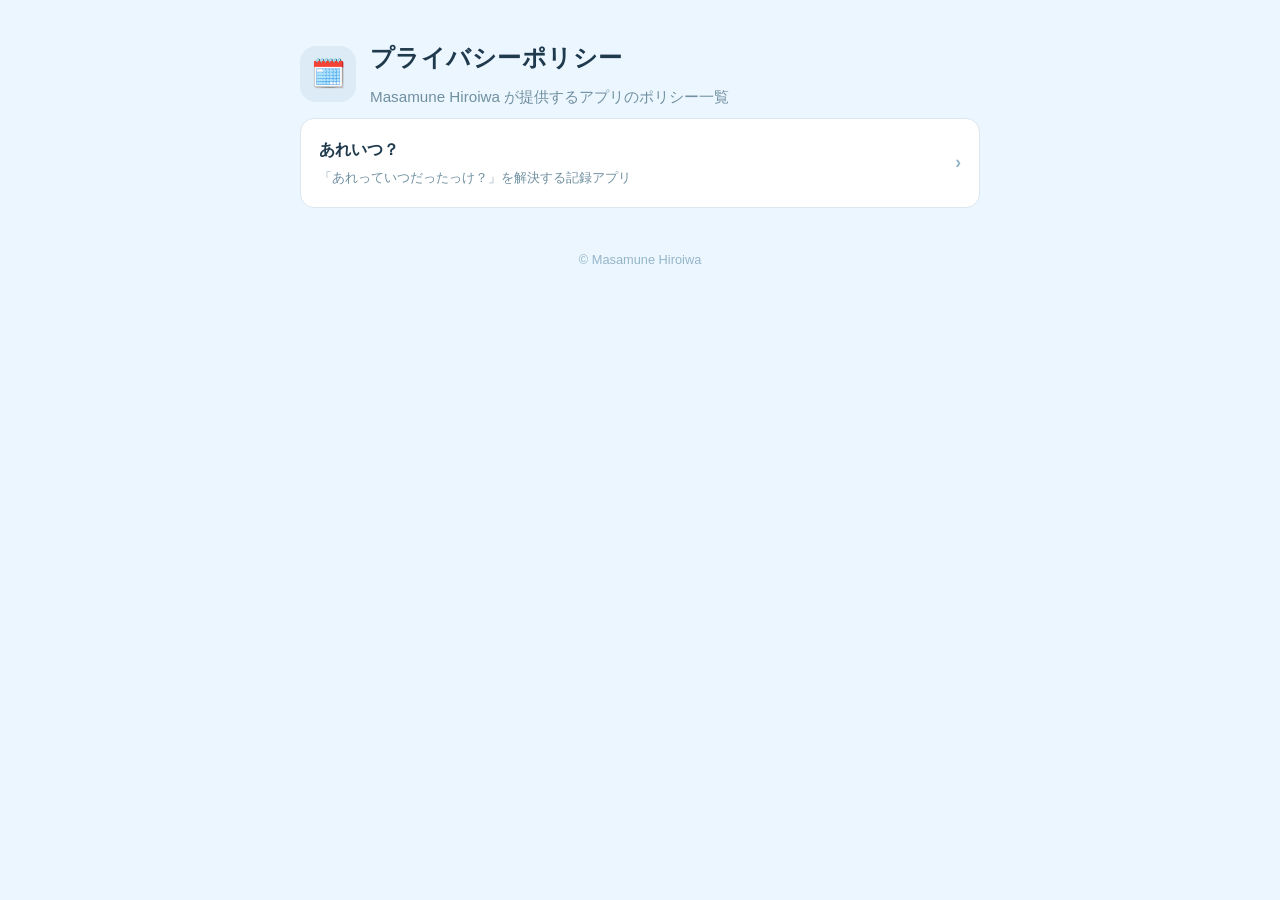
<file: docs/index.html>
<!doctype html>
<html lang="ja">
<head>
  <meta charset="utf-8">
  <meta name="viewport" content="width=device-width, initial-scale=1">
  <title>アプリ プライバシーポリシー</title>
  <link rel="stylesheet" href="style.css">
</head>
<body>
  <main class="wrap">
    <div class="hero">
      <div class="badge">🗓️</div>
      <div>
        <h1>プライバシーポリシー</h1>
        <p class="lead">Masamune Hiroiwa が提供するアプリのポリシー一覧</p>
      </div>
    </div>

    <ul class="applist">
      <li>
        <a href="areitsu/privacy-policy.html">
          <span class="meta">
            あれいつ？
            <small>「あれっていつだったっけ？」を解決する記録アプリ</small>
          </span>
          <span class="arrow">›</span>
        </a>
      </li>
    </ul>

    <footer>© Masamune Hiroiwa</footer>
  </main>
</body>
</html>
</file>
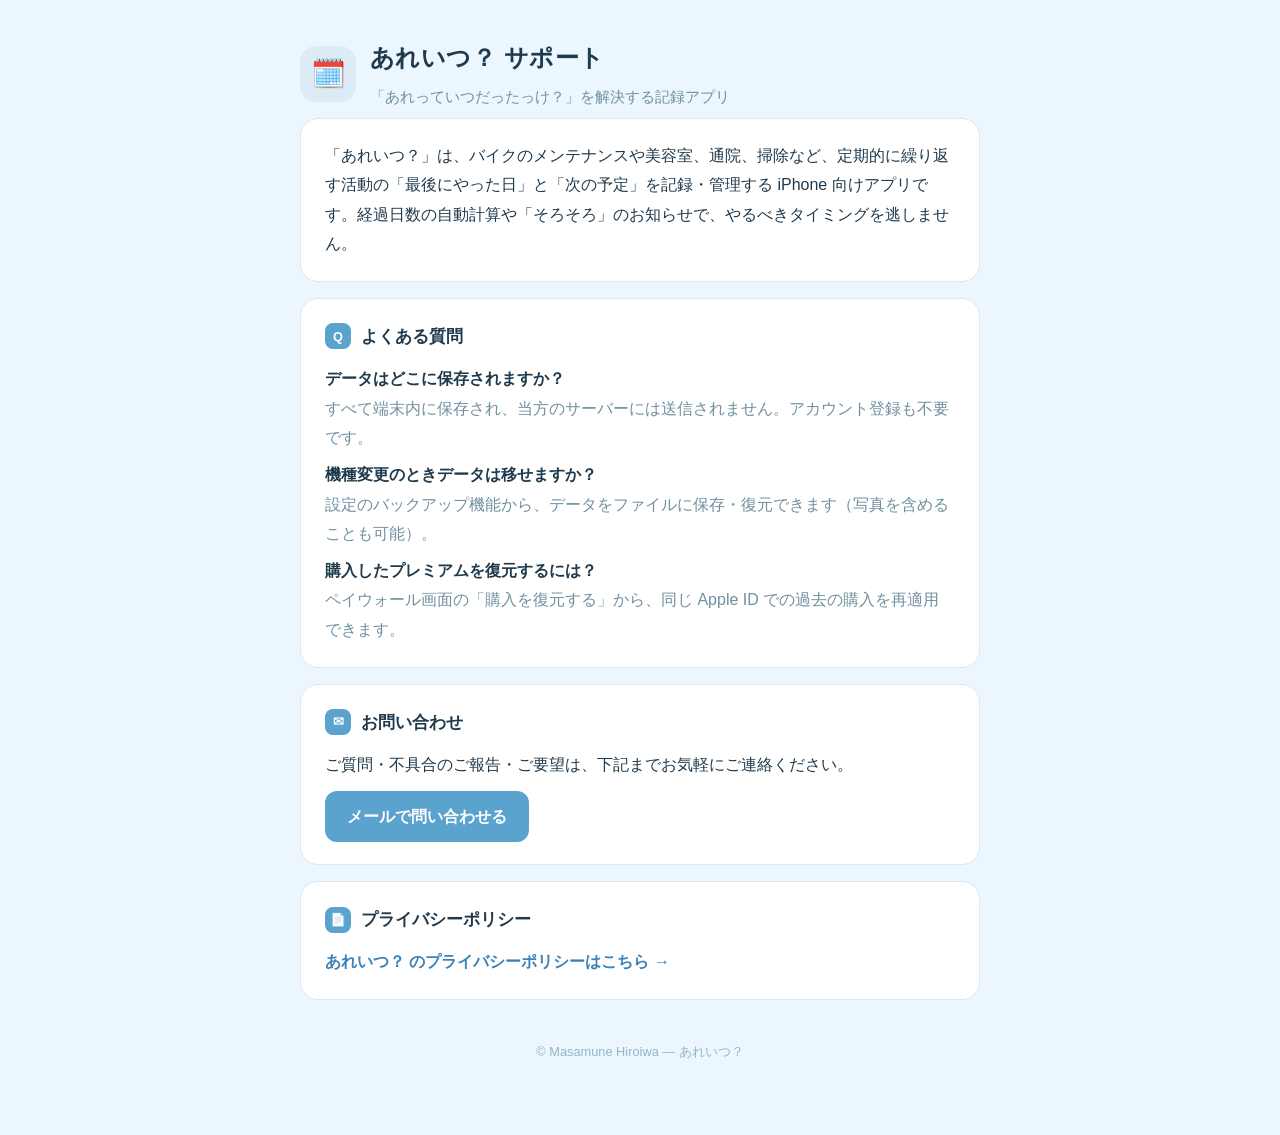
<file: docs/areitsu/index.html>
<!doctype html>
<html lang="ja">
<head>
  <meta charset="utf-8">
  <meta name="viewport" content="width=device-width, initial-scale=1">
  <title>あれいつ？ サポート</title>
  <link rel="stylesheet" href="../style.css">
</head>
<body>
  <main class="wrap">
    <div class="hero">
      <div class="badge">🗓️</div>
      <div>
        <h1>あれいつ？ サポート</h1>
        <p class="lead">「あれっていつだったっけ？」を解決する記録アプリ</p>
      </div>
    </div>

    <div class="card">
      <p>「あれいつ？」は、バイクのメンテナンスや美容室、通院、掃除など、定期的に繰り返す活動の「最後にやった日」と「次の予定」を記録・管理する iPhone 向けアプリです。経過日数の自動計算や「そろそろ」のお知らせで、やるべきタイミングを逃しません。</p>
    </div>

    <div class="card">
      <h2><span class="n">Q</span>よくある質問</h2>
      <p><strong>データはどこに保存されますか？</strong><br>
        <span class="muted">すべて端末内に保存され、当方のサーバーには送信されません。アカウント登録も不要です。</span></p>
      <p><strong>機種変更のときデータは移せますか？</strong><br>
        <span class="muted">設定のバックアップ機能から、データをファイルに保存・復元できます（写真を含めることも可能）。</span></p>
      <p><strong>購入したプレミアムを復元するには？</strong><br>
        <span class="muted">ペイウォール画面の「購入を復元する」から、同じ Apple ID での過去の購入を再適用できます。</span></p>
    </div>

    <div class="card">
      <h2><span class="n">✉</span>お問い合わせ</h2>
      <p>ご質問・不具合のご報告・ご要望は、下記までお気軽にご連絡ください。</p>
      <a class="contact-btn" href="mailto:udehor00q@gmail.com">メールで問い合わせる</a>
    </div>

    <div class="card">
      <h2><span class="n">📄</span>プライバシーポリシー</h2>
      <p><a href="privacy-policy.html">あれいつ？ のプライバシーポリシーはこちら →</a></p>
    </div>

    <footer>© Masamune Hiroiwa — あれいつ？</footer>
  </main>
</body>
</html>
</file>
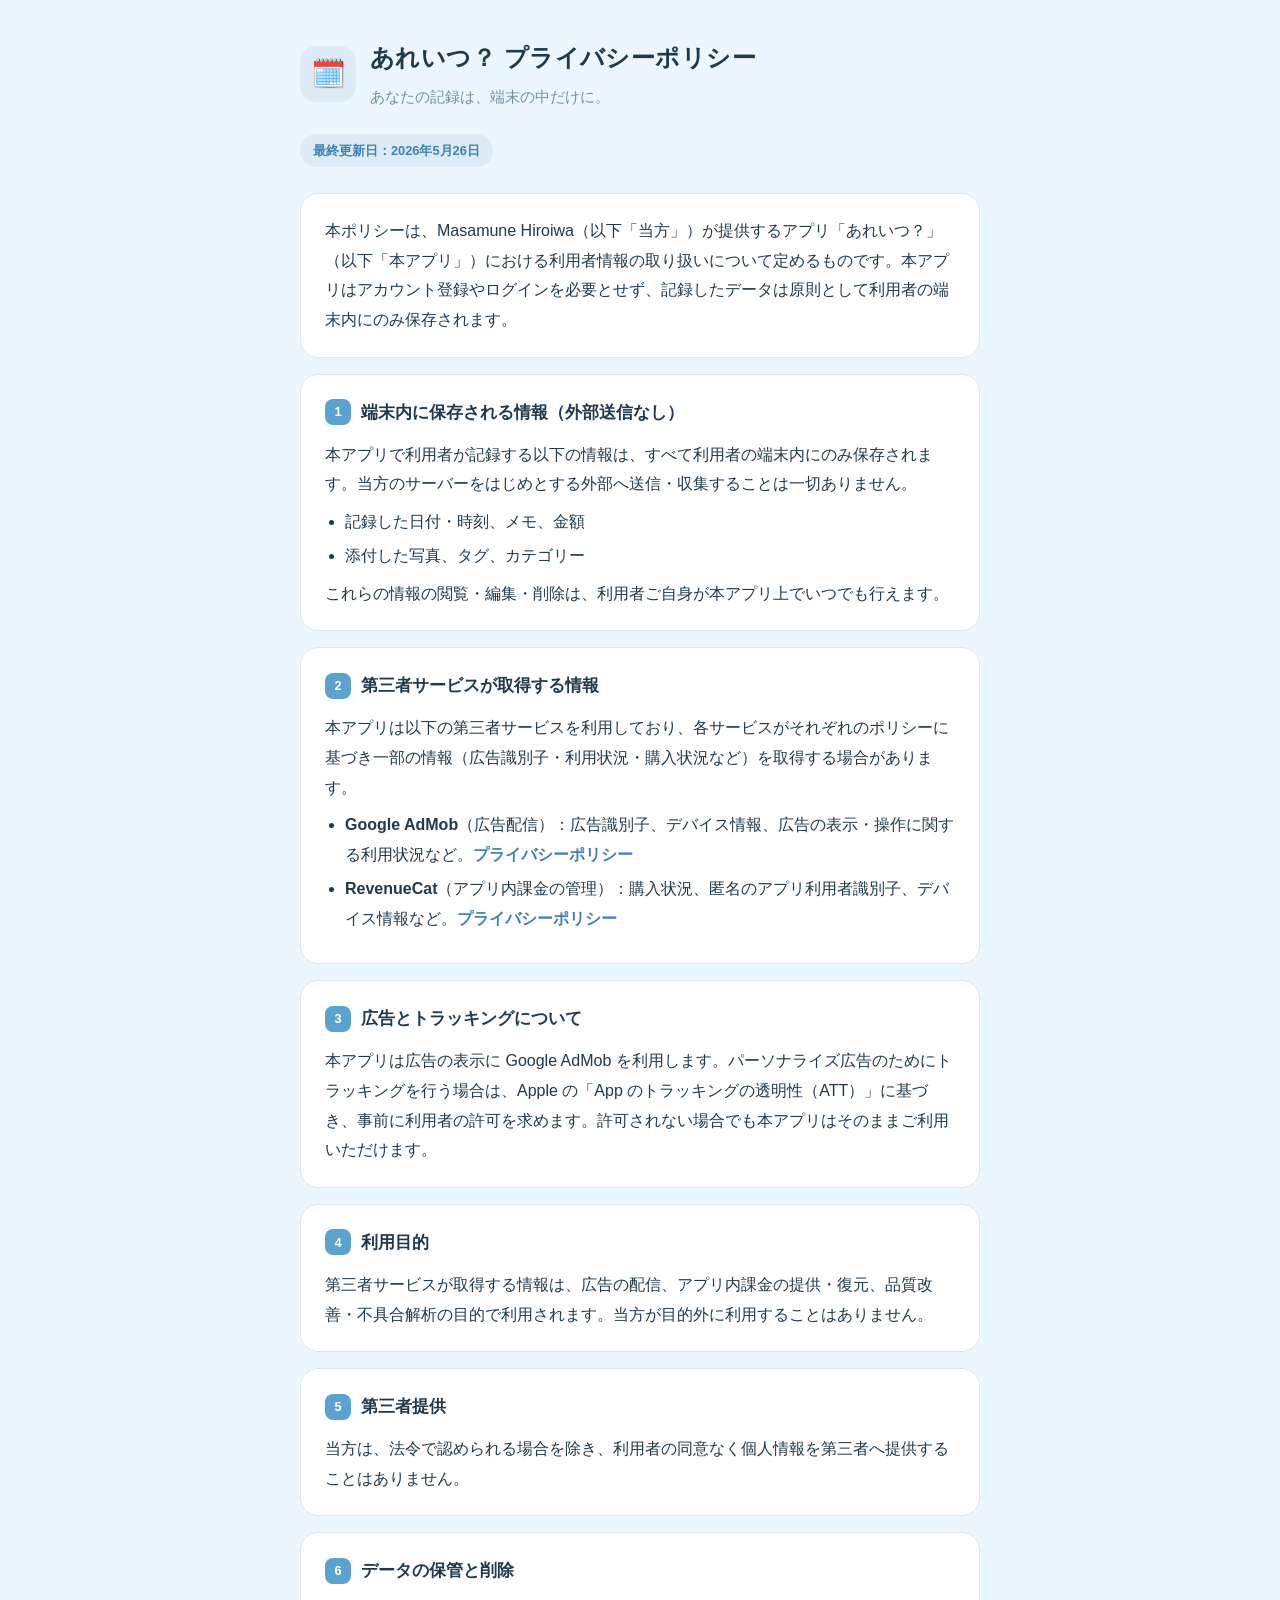
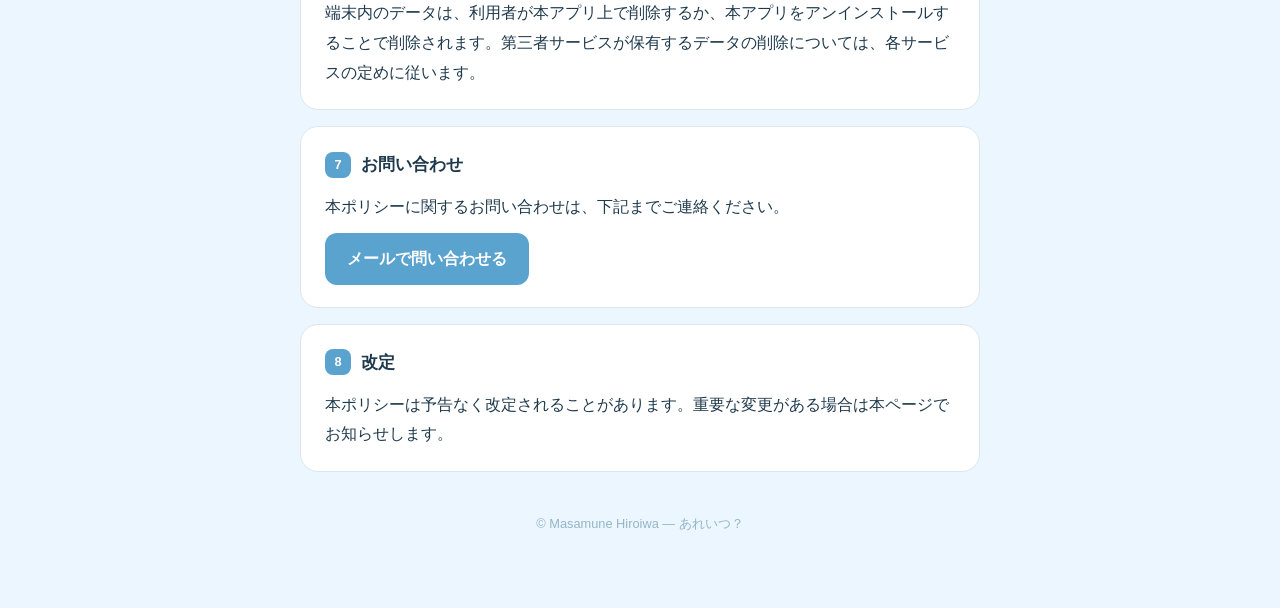
<file: docs/areitsu/privacy-policy.html>
<!doctype html>
<html lang="ja">
<head>
  <meta charset="utf-8">
  <meta name="viewport" content="width=device-width, initial-scale=1">
  <title>あれいつ？ プライバシーポリシー</title>
  <link rel="stylesheet" href="../style.css">
</head>
<body>
  <main class="wrap">
    <div class="hero">
      <div class="badge">🗓️</div>
      <div>
        <h1>あれいつ？ プライバシーポリシー</h1>
        <p class="lead">あなたの記録は、端末の中だけに。</p>
      </div>
    </div>
    <span class="updated">最終更新日：2026年5月26日</span>

    <div class="card">
      <p>本ポリシーは、Masamune Hiroiwa（以下「当方」）が提供するアプリ「あれいつ？」（以下「本アプリ」）における利用者情報の取り扱いについて定めるものです。本アプリはアカウント登録やログインを必要とせず、記録したデータは原則として利用者の端末内にのみ保存されます。</p>
    </div>

    <div class="card">
      <h2><span class="n">1</span>端末内に保存される情報（外部送信なし）</h2>
      <p>本アプリで利用者が記録する以下の情報は、すべて利用者の端末内にのみ保存されます。当方のサーバーをはじめとする外部へ送信・収集することは一切ありません。</p>
      <ul>
        <li>記録した日付・時刻、メモ、金額</li>
        <li>添付した写真、タグ、カテゴリー</li>
      </ul>
      <p>これらの情報の閲覧・編集・削除は、利用者ご自身が本アプリ上でいつでも行えます。</p>
    </div>

    <div class="card">
      <h2><span class="n">2</span>第三者サービスが取得する情報</h2>
      <p>本アプリは以下の第三者サービスを利用しており、各サービスがそれぞれのポリシーに基づき一部の情報（広告識別子・利用状況・購入状況など）を取得する場合があります。</p>
      <ul>
        <li><strong>Google AdMob</strong>（広告配信）：広告識別子、デバイス情報、広告の表示・操作に関する利用状況など。<a href="https://policies.google.com/privacy" target="_blank" rel="noopener">プライバシーポリシー</a></li>
        <li><strong>RevenueCat</strong>（アプリ内課金の管理）：購入状況、匿名のアプリ利用者識別子、デバイス情報など。<a href="https://www.revenuecat.com/privacy" target="_blank" rel="noopener">プライバシーポリシー</a></li>
      </ul>
    </div>

    <div class="card">
      <h2><span class="n">3</span>広告とトラッキングについて</h2>
      <p>本アプリは広告の表示に Google AdMob を利用します。パーソナライズ広告のためにトラッキングを行う場合は、Apple の「App のトラッキングの透明性（ATT）」に基づき、事前に利用者の許可を求めます。許可されない場合でも本アプリはそのままご利用いただけます。</p>
    </div>

    <div class="card">
      <h2><span class="n">4</span>利用目的</h2>
      <p>第三者サービスが取得する情報は、広告の配信、アプリ内課金の提供・復元、品質改善・不具合解析の目的で利用されます。当方が目的外に利用することはありません。</p>
    </div>

    <div class="card">
      <h2><span class="n">5</span>第三者提供</h2>
      <p>当方は、法令で認められる場合を除き、利用者の同意なく個人情報を第三者へ提供することはありません。</p>
    </div>

    <div class="card">
      <h2><span class="n">6</span>データの保管と削除</h2>
      <p>端末内のデータは、利用者が本アプリ上で削除するか、本アプリをアンインストールすることで削除されます。第三者サービスが保有するデータの削除については、各サービスの定めに従います。</p>
    </div>

    <div class="card">
      <h2><span class="n">7</span>お問い合わせ</h2>
      <p>本ポリシーに関するお問い合わせは、下記までご連絡ください。</p>
      <a class="contact-btn" href="mailto:udehor00q@gmail.com">メールで問い合わせる</a>
    </div>

    <div class="card">
      <h2><span class="n">8</span>改定</h2>
      <p>本ポリシーは予告なく改定されることがあります。重要な変更がある場合は本ページでお知らせします。</p>
    </div>

    <footer>© Masamune Hiroiwa — あれいつ？</footer>
  </main>
</body>
</html>
</file>
<file: docs/style.css>
/* あれいつ？ などのアプリのポリシー/サポートページ共通スタイル。
   アプリのデザイントークン（requirements 3.1）に合わせたライトモード固定デザイン。 */
:root {
  --bg: #ECF6FF;
  --card: #FFFFFF;
  --text: #1F3A4D;
  --sub: #7090A0;
  --aux: #94B5C8;
  --border: #DCE7EF;
  --weak: #ECF2F8;
  --primary: #5BA3CF;
  --primary-dark: #3B82B8;
  --primary-light: #DCEBF5;
}

* { box-sizing: border-box; }
html { color-scheme: light; }           /* ダークモードに追従させずライト固定 */

body {
  margin: 0;
  background: var(--bg);
  color: var(--text);
  font-family: -apple-system, BlinkMacSystemFont, "Hiragino Sans",
    "Hiragino Kaku Gothic ProN", Meiryo, sans-serif;
  line-height: 1.85;
  -webkit-font-smoothing: antialiased;
  text-rendering: optimizeLegibility;
}

.wrap { max-width: 720px; margin: 0 auto; padding: 36px 20px 72px; }

/* ヒーロー */
.hero { display: flex; align-items: center; gap: 14px; margin-bottom: 6px; }
.badge {
  width: 56px; height: 56px; border-radius: 16px;
  background: var(--primary-light);
  display: flex; align-items: center; justify-content: center;
  font-size: 28px; flex: none;
}
.hero h1 { font-size: 1.5rem; margin: 0; letter-spacing: .02em; }
.hero .lead { color: var(--sub); font-size: .95rem; margin: 3px 0 0; }

.updated {
  display: inline-block; margin: 16px 0 26px; padding: 5px 13px;
  border-radius: 999px; background: var(--primary-light);
  color: var(--primary-dark); font-size: .8rem; font-weight: 600;
}

/* カード */
.card {
  background: var(--card); border: 1px solid var(--border);
  border-radius: 18px; padding: 22px 24px; margin: 0 0 16px;
}
.card h2 {
  font-size: 1.05rem; margin: 0 0 12px; display: flex; align-items: center; gap: 10px;
}
.card h2 .n {
  display: inline-flex; align-items: center; justify-content: center;
  width: 26px; height: 26px; border-radius: 8px;
  background: var(--primary); color: #fff; font-size: .8rem; font-weight: 700; flex: none;
}
.card p { margin: .45em 0; }
.card p:first-of-type { margin-top: 0; }
.card p:last-child { margin-bottom: 0; }

ul { padding-left: 1.25em; margin: .5em 0; }
li { margin: .3em 0; }

a { color: var(--primary-dark); text-decoration: none; font-weight: 600; }
a:hover { text-decoration: underline; }

.contact-btn {
  display: inline-block; margin-top: 4px; padding: 11px 22px;
  border-radius: 12px; background: var(--primary); color: #fff !important; font-weight: 700;
}
.contact-btn:hover { background: var(--primary-dark); text-decoration: none; }

.muted { color: var(--sub); }
.small { font-size: .85rem; }

footer { margin-top: 40px; text-align: center; color: var(--aux); font-size: .8rem; }

/* アプリ一覧（index） */
.applist { list-style: none; padding: 0; margin: 0; }
.applist a {
  display: flex; align-items: center; justify-content: space-between;
  background: var(--card); border: 1px solid var(--border); border-radius: 14px;
  padding: 16px 18px; margin: 0 0 12px; color: var(--text); font-weight: 600;
}
.applist a:hover { border-color: var(--primary); text-decoration: none; }
.applist .meta { display: flex; flex-direction: column; gap: 2px; }
.applist .meta small { color: var(--sub); font-weight: 400; }
.applist .arrow { color: var(--aux); font-size: 1.1rem; }
</file>
